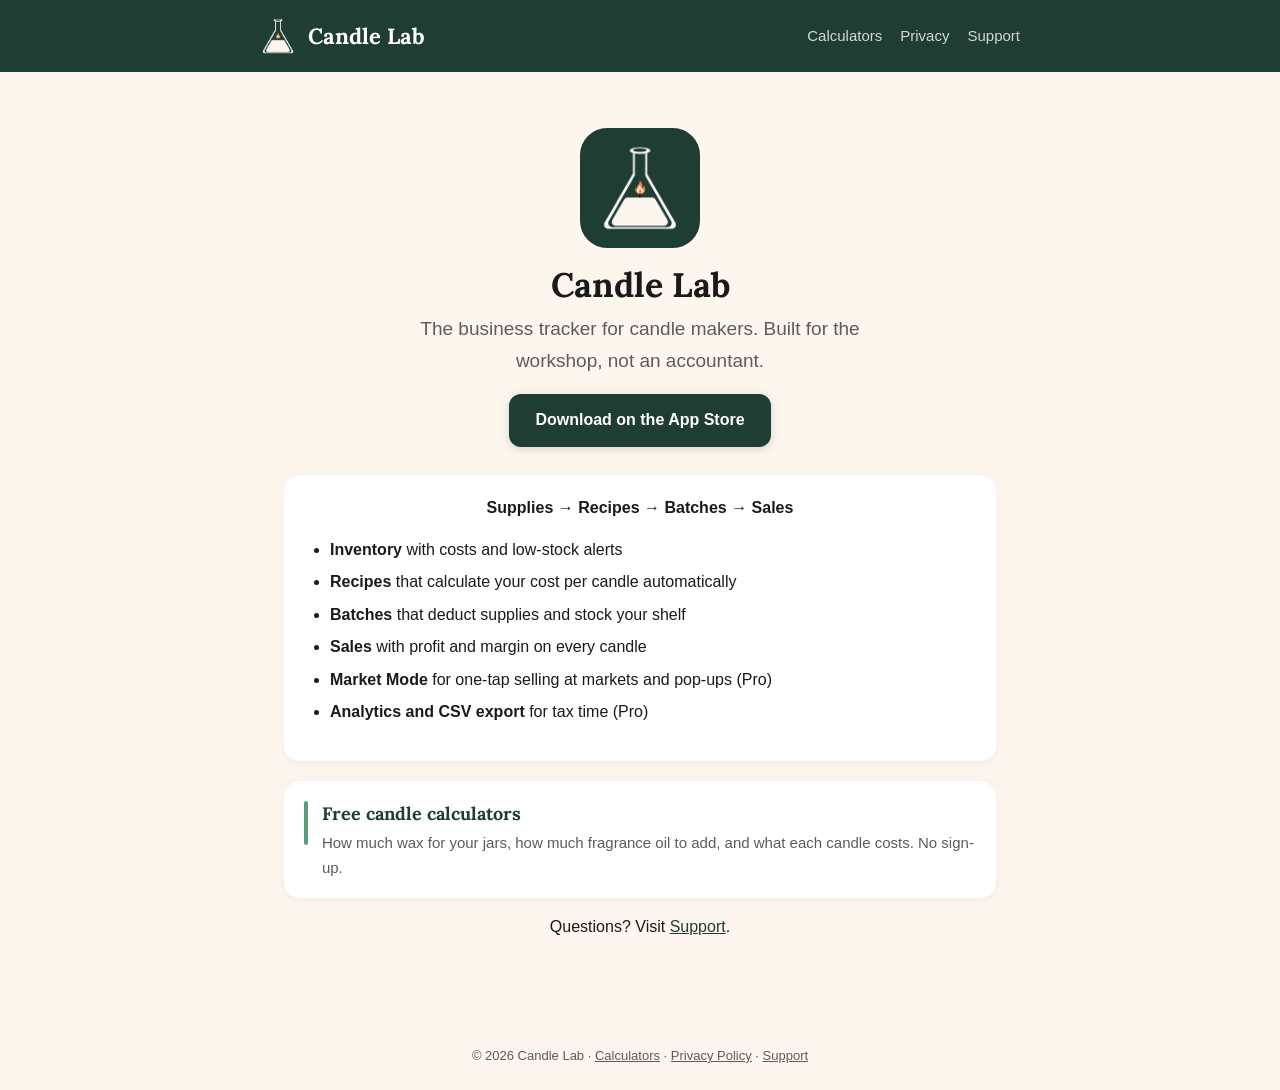
<file: index.html>
<!DOCTYPE html>
<html lang="en">
<head>
  <meta charset="utf-8">
  <meta name="viewport" content="width=device-width, initial-scale=1">
  <title>Candle Lab · Business tracker for candle makers</title>
  <meta name="description" content="Track supplies, recipes, batches, and sales for your candle business, right from your phone.">
  <meta name="google-site-verification" content="RutQWnZfU2C8WE75ZNa5hPW_qSdyCN_N4cALAVWUtZU">
  <link rel="icon" href="icon.png">
  <link rel="stylesheet" href="style.css?v=4">
  <script src="calc.js?v=4" defer></script>
</head>
<body>
  <header>
    <div class="inner">
      <img src="logo-mark.png" alt="">
      <a class="brand" href="./">Candle Lab</a>
      <nav>
        <a href="calculators.html">Calculators</a>
        <a href="privacy.html">Privacy</a>
        <a href="support.html">Support</a>
      </nav>
    </div>
  </header>

  <main>
    <section class="hero">
      <img src="icon.png" alt="Candle Lab app icon">
      <h1>Candle Lab</h1>
      <p class="tag">The business tracker for candle makers. Built for the workshop, not an accountant.</p>
      <a class="btn hero-btn" data-app-link="store" href="https://apps.apple.com/us/app/candle-lab-wax-wick-pour/id6831802911">Download on the App Store</a>
    </section>

    <div class="card">
      <h3 style="margin-top:0; text-align:center">Supplies → Recipes → Batches → Sales</h3>
      <ul>
        <li><strong>Inventory</strong> with costs and low-stock alerts</li>
        <li><strong>Recipes</strong> that calculate your cost per candle automatically</li>
        <li><strong>Batches</strong> that deduct supplies and stock your shelf</li>
        <li><strong>Sales</strong> with profit and margin on every candle</li>
        <li><strong>Market Mode</strong> for one-tap selling at markets and pop-ups (Pro)</li>
        <li><strong>Analytics and CSV export</strong> for tax time (Pro)</li>
      </ul>
    </div>

    <a class="tool-card" href="calculators.html">
      <span class="stripe wax"></span>
      <div><h3>Free candle calculators</h3><p>How much wax for your jars, how much fragrance oil to add, and what each candle costs. No sign-up.</p></div>
    </a>

    <p style="text-align:center">Questions? Visit <a href="support.html">Support</a>.</p>
  </main>

  <footer>© 2026 Candle Lab · <a href="calculators.html">Calculators</a> · <a href="privacy.html">Privacy Policy</a> · <a href="support.html">Support</a></footer>
</body>
</html>
</file>
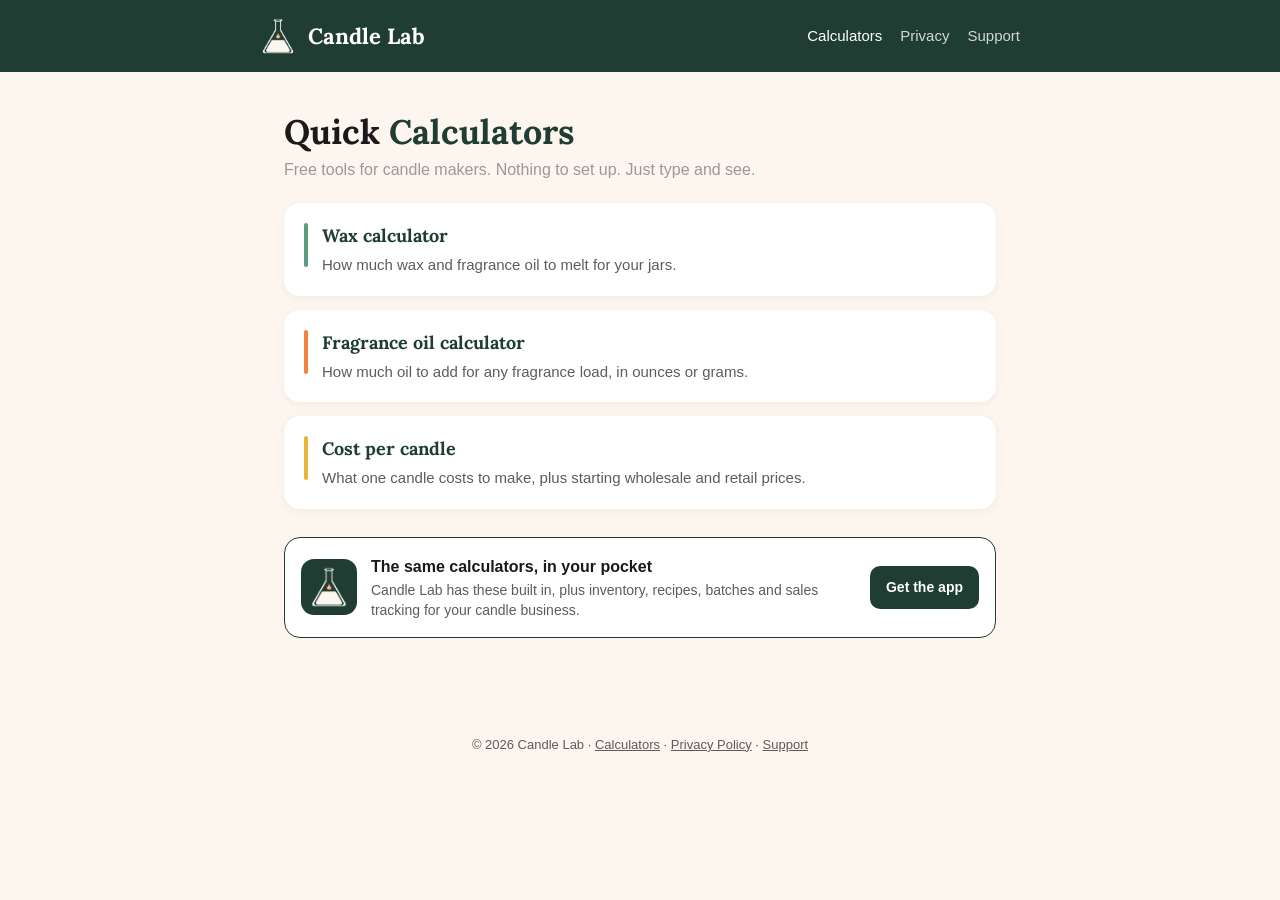
<file: calculators.html>
<!DOCTYPE html>
<html lang="en">
<head>
  <meta charset="utf-8">
  <meta name="viewport" content="width=device-width, initial-scale=1">
  <title>Free Candle Making Calculators · Candle Lab</title>
  <meta name="description" content="Free candle making calculators: how much wax for your jars, how much fragrance oil to add, and what each candle costs to make.">
  <link rel="canonical" href="https://bwmannering.github.io/candle-lab-site/calculators.html">
  <meta property="og:title" content="Free Candle Making Calculators · Candle Lab">
  <meta property="og:description" content="Wax, fragrance oil and cost-per-candle calculators. Nothing to set up.">
  <meta property="og:image" content="https://bwmannering.github.io/candle-lab-site/icon.png">
  <link rel="icon" href="icon.png">
  <link rel="stylesheet" href="style.css?v=4">
  <script src="calc.js?v=4" defer></script>
</head>
<body>
  <header>
    <div class="inner">
      <img src="logo-mark.png" alt="">
      <a class="brand" href="./">Candle Lab</a>
      <nav>
        <a href="calculators.html" aria-current="page">Calculators</a>
        <a href="privacy.html">Privacy</a>
        <a href="support.html">Support</a>
      </nav>
    </div>
  </header>

  <main>
    <h1>Quick <span class="accent">Calculators</span></h1>
    <p class="subtitle">Free tools for candle makers. Nothing to set up. Just type and see.</p>

    <div class="tool-list">
      <a class="tool-card" href="candle-wax-calculator.html">
        <span class="stripe wax"></span>
        <div><h3>Wax calculator</h3><p>How much wax and fragrance oil to melt for your jars.</p></div>
      </a>
      <a class="tool-card" href="fragrance-oil-calculator.html">
        <span class="stripe fragrance"></span>
        <div><h3>Fragrance oil calculator</h3><p>How much oil to add for any fragrance load, in ounces or grams.</p></div>
      </a>
      <a class="tool-card" href="candle-cost-calculator.html">
        <span class="stripe cost"></span>
        <div><h3>Cost per candle</h3><p>What one candle costs to make, plus starting wholesale and retail prices.</p></div>
      </a>
    </div>

    <div class="app-cta">
      <img src="icon.png" alt="">
      <div>
        <strong>The same calculators, in your pocket</strong>
        <span>Candle Lab has these built in, plus inventory, recipes, batches and sales tracking for your candle business.</span>
      </div>
      <a class="btn" data-app-link href="https://apps.apple.com/us/app/candle-lab-wax-wick-pour/id6831802911">Get the app</a>
    </div>
  </main>

  <footer>© 2026 Candle Lab · <a href="calculators.html">Calculators</a> · <a href="privacy.html">Privacy Policy</a> · <a href="support.html">Support</a></footer>
</body>
</html>
</file>
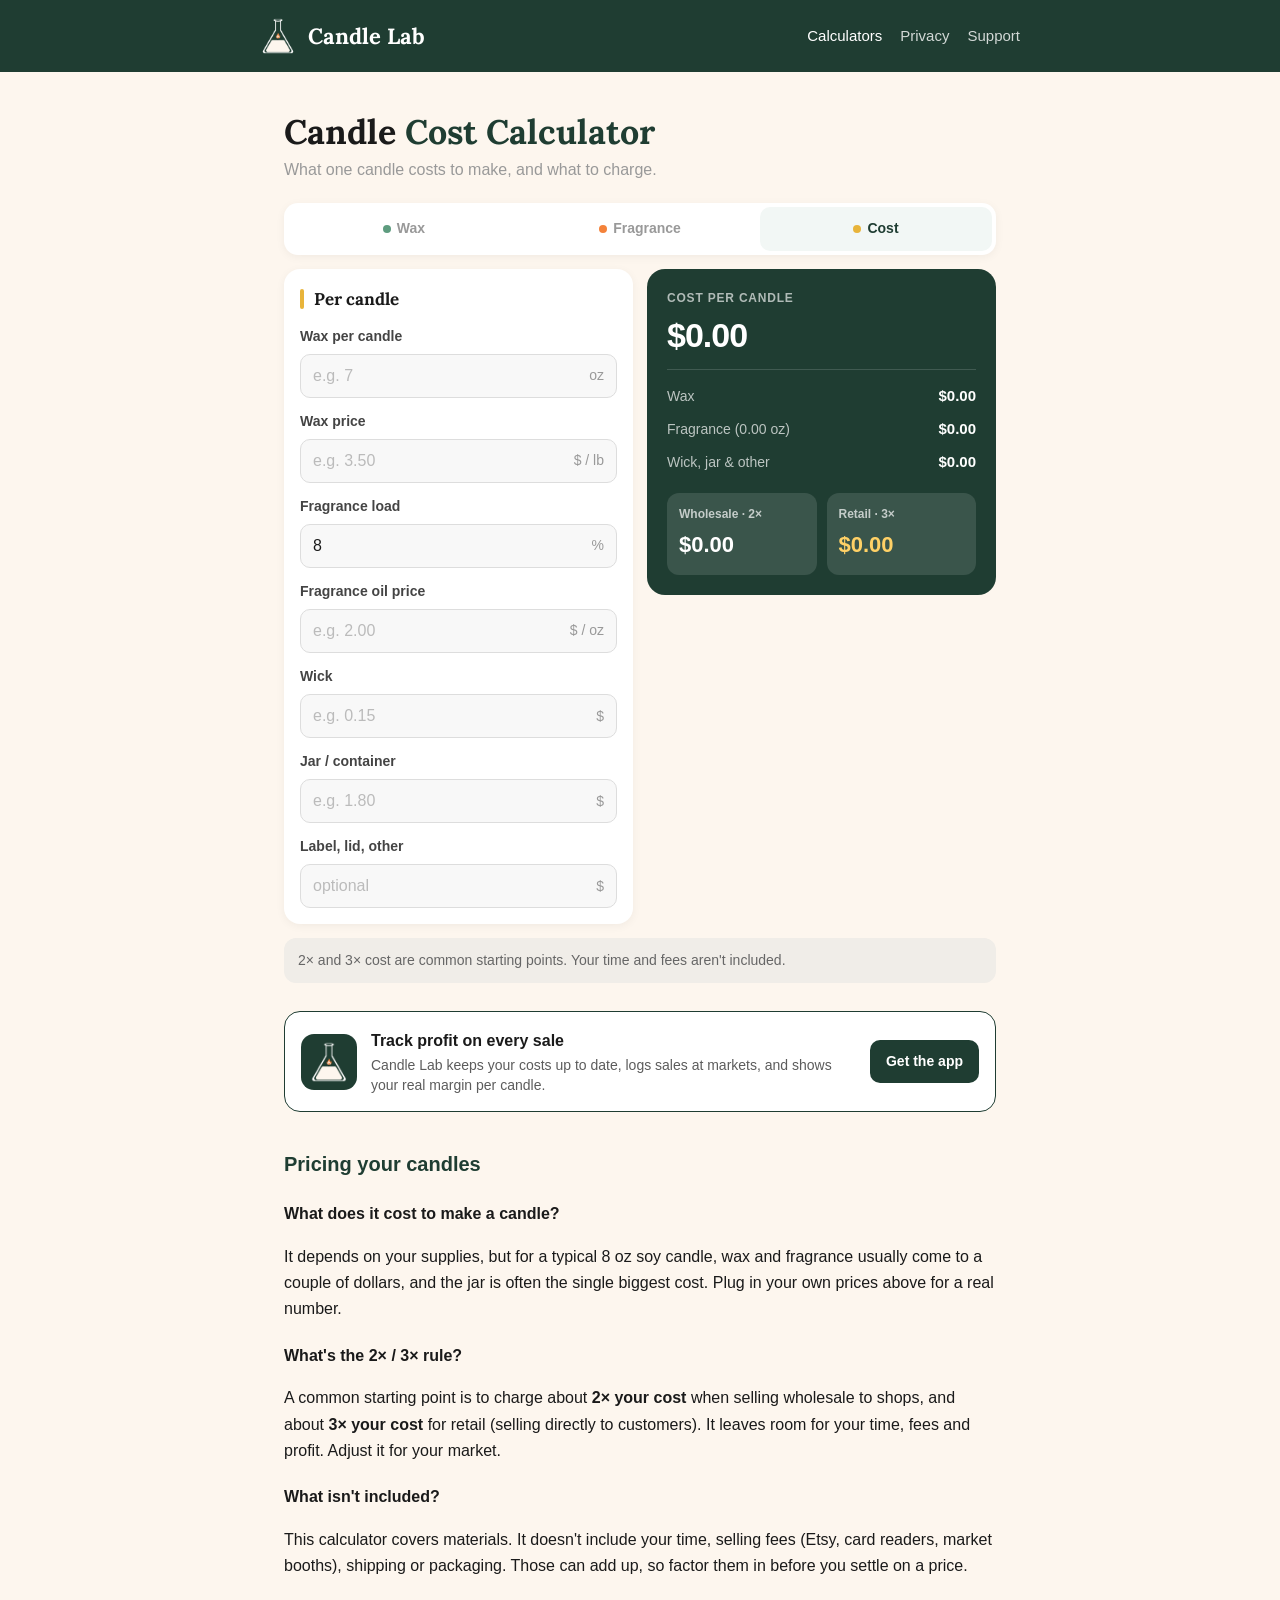
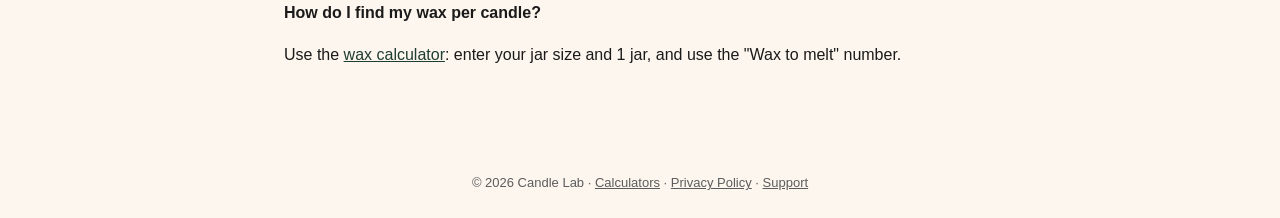
<file: candle-cost-calculator.html>
<!DOCTYPE html>
<html lang="en">
<head>
  <meta charset="utf-8">
  <meta name="viewport" content="width=device-width, initial-scale=1">
  <title>Candle Cost Calculator: Cost per Candle &amp; Pricing · Candle Lab</title>
  <meta name="description" content="Free candle cost calculator. Work out what one candle costs to make, including wax, fragrance oil, wick and jar, plus starting wholesale and retail prices.">
  <link rel="canonical" href="https://bwmannering.github.io/candle-lab-site/candle-cost-calculator.html">
  <meta property="og:title" content="Candle Cost Calculator · Candle Lab">
  <meta property="og:description" content="What one candle costs to make, plus starting wholesale and retail prices.">
  <meta property="og:image" content="https://bwmannering.github.io/candle-lab-site/icon.png">
  <link rel="icon" href="icon.png">
  <link rel="stylesheet" href="style.css?v=4">
  <script src="calc.js?v=4" defer></script>
</head>
<body data-calc="cost">
  <header>
    <div class="inner">
      <img src="logo-mark.png" alt="">
      <a class="brand" href="./">Candle Lab</a>
      <nav>
        <a href="calculators.html" aria-current="page">Calculators</a>
        <a href="privacy.html">Privacy</a>
        <a href="support.html">Support</a>
      </nav>
    </div>
  </header>

  <main>
    <h1>Candle <span class="accent">Cost Calculator</span></h1>
    <p class="subtitle">What one candle costs to make, and what to charge.</p>

    <nav class="calc-tabs" aria-label="Calculators">
      <a href="candle-wax-calculator.html"><span class="dot wax"></span>Wax</a>
      <a href="fragrance-oil-calculator.html"><span class="dot fragrance"></span>Fragrance</a>
      <a href="candle-cost-calculator.html" aria-current="page"><span class="dot cost"></span>Cost</a>
    </nav>

    <div class="calc-grid">
      <section class="calc-card" aria-labelledby="t-per">
        <div class="card-head"><span class="stripe cost"></span><h2 class="card-title" id="t-per">Per candle</h2></div>
        <div class="field">
          <label for="waxOz">Wax per candle</label>
          <div class="input-wrap"><input id="waxOz" data-key="waxOz" type="number" inputmode="decimal" min="0" step="any" placeholder="e.g. 7"><span class="suffix">oz</span></div>
        </div>
        <div class="field">
          <label for="waxPriceLb">Wax price</label>
          <div class="input-wrap"><input id="waxPriceLb" data-key="waxPriceLb" type="number" inputmode="decimal" min="0" step="any" placeholder="e.g. 3.50"><span class="suffix">$ / lb</span></div>
        </div>
        <div class="field">
          <label for="load">Fragrance load</label>
          <div class="input-wrap"><input id="load" data-key="load" type="number" inputmode="decimal" min="0" step="any" value="8" placeholder="e.g. 8"><span class="suffix">%</span></div>
        </div>
        <div class="field">
          <label for="oilPriceOz">Fragrance oil price</label>
          <div class="input-wrap"><input id="oilPriceOz" data-key="oilPriceOz" type="number" inputmode="decimal" min="0" step="any" placeholder="e.g. 2.00"><span class="suffix">$ / oz</span></div>
        </div>
        <div class="field">
          <label for="wick">Wick</label>
          <div class="input-wrap"><input id="wick" data-key="wick" type="number" inputmode="decimal" min="0" step="any" placeholder="e.g. 0.15"><span class="suffix">$</span></div>
        </div>
        <div class="field">
          <label for="jar">Jar / container</label>
          <div class="input-wrap"><input id="jar" data-key="jar" type="number" inputmode="decimal" min="0" step="any" placeholder="e.g. 1.80"><span class="suffix">$</span></div>
        </div>
        <div class="field">
          <label for="other">Label, lid, other</label>
          <div class="input-wrap"><input id="other" data-key="other" type="number" inputmode="decimal" min="0" step="any" placeholder="optional"><span class="suffix">$</span></div>
        </div>
      </section>

      <section class="result-card" aria-live="polite">
        <div class="hero-label">Cost per candle</div>
        <div class="hero-value" id="r-cost">$0.00</div>
        <div class="divider"></div>
        <div class="row"><span>Wax</span><span id="r-wax">$0.00</span></div>
        <div class="row"><span id="r-oil-label">Fragrance (0.00 oz)</span><span id="r-oil">$0.00</span></div>
        <div class="row"><span>Wick, jar &amp; other</span><span id="r-parts">$0.00</span></div>
        <div class="tiles">
          <div class="tile"><div class="tile-label">Wholesale · 2×</div><div class="tile-value" id="r-wholesale">$0.00</div></div>
          <div class="tile"><div class="tile-label">Retail · 3×</div><div class="tile-value gold" id="r-retail">$0.00</div></div>
        </div>
      </section>
    </div>

    <p class="hint" style="margin-top:14px">2× and 3× cost are common starting points. Your time and fees aren't included.</p>

    <div class="app-cta">
      <img src="icon.png" alt="">
      <div>
        <strong>Track profit on every sale</strong>
        <span>Candle Lab keeps your costs up to date, logs sales at markets, and shows your real margin per candle.</span>
      </div>
      <a class="btn" data-app-link href="https://apps.apple.com/us/app/candle-lab-wax-wick-pour/id6831802911">Get the app</a>
    </div>

    <section class="faq">
      <h2>Pricing your candles</h2>
      <h3>What does it cost to make a candle?</h3>
      <p>It depends on your supplies, but for a typical 8 oz soy candle, wax and fragrance usually come to a couple of dollars, and the jar is often the single biggest cost. Plug in your own prices above for a real number.</p>

      <h3>What's the 2× / 3× rule?</h3>
      <p>A common starting point is to charge about <strong>2× your cost</strong> when selling wholesale to shops, and about <strong>3× your cost</strong> for retail (selling directly to customers). It leaves room for your time, fees and profit. Adjust it for your market.</p>

      <h3>What isn't included?</h3>
      <p>This calculator covers materials. It doesn't include your time, selling fees (Etsy, card readers, market booths), shipping or packaging. Those can add up, so factor them in before you settle on a price.</p>

      <h3>How do I find my wax per candle?</h3>
      <p>Use the <a href="candle-wax-calculator.html">wax calculator</a>: enter your jar size and 1 jar, and use the "Wax to melt" number.</p>
    </section>
  </main>

  <footer>© 2026 Candle Lab · <a href="calculators.html">Calculators</a> · <a href="privacy.html">Privacy Policy</a> · <a href="support.html">Support</a></footer>
</body>
</html>
</file>
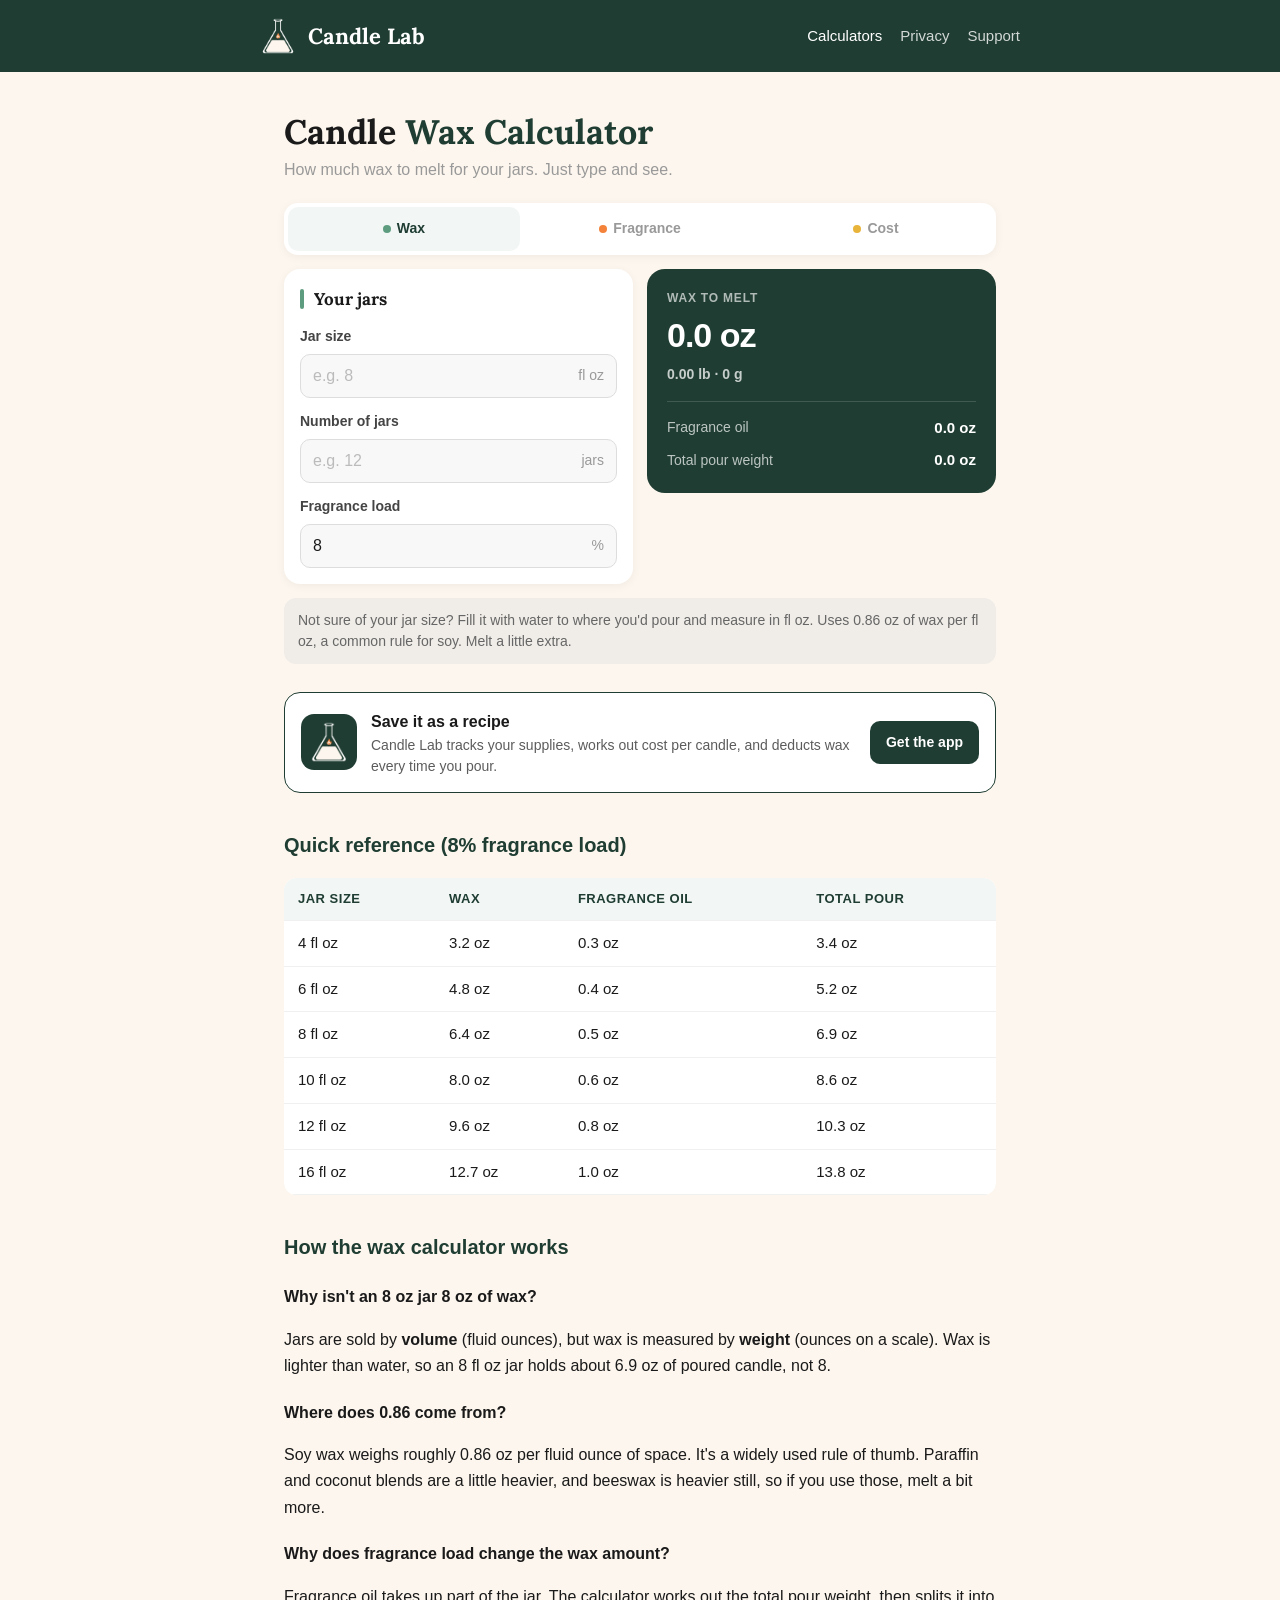
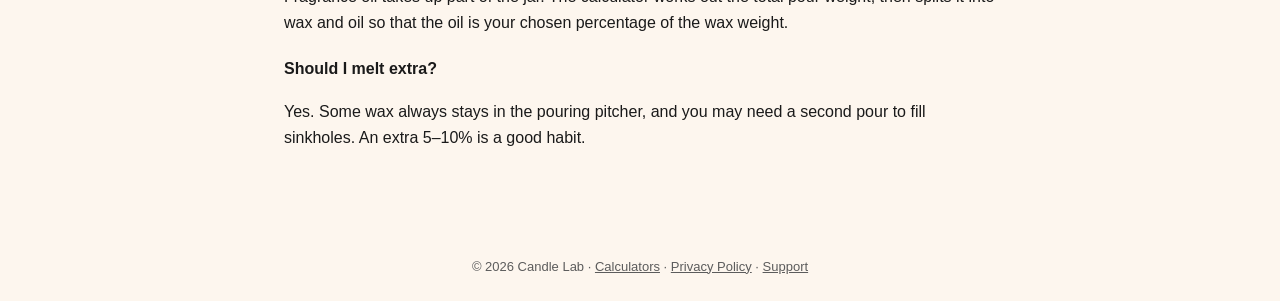
<file: candle-wax-calculator.html>
<!DOCTYPE html>
<html lang="en">
<head>
  <meta charset="utf-8">
  <meta name="viewport" content="width=device-width, initial-scale=1">
  <title>Candle Wax Calculator: How Much Wax for Your Jars · Candle Lab</title>
  <meta name="description" content="Free candle wax calculator. Enter your jar size and how many jars, and see exactly how much wax and fragrance oil to melt.">
  <link rel="canonical" href="https://bwmannering.github.io/candle-lab-site/candle-wax-calculator.html">
  <meta property="og:title" content="Candle Wax Calculator · Candle Lab">
  <meta property="og:description" content="How much wax and fragrance oil to melt for any number of jars.">
  <meta property="og:image" content="https://bwmannering.github.io/candle-lab-site/icon.png">
  <link rel="icon" href="icon.png">
  <link rel="stylesheet" href="style.css?v=4">
  <script src="calc.js?v=4" defer></script>
</head>
<body data-calc="wax">
  <header>
    <div class="inner">
      <img src="logo-mark.png" alt="">
      <a class="brand" href="./">Candle Lab</a>
      <nav>
        <a href="calculators.html" aria-current="page">Calculators</a>
        <a href="privacy.html">Privacy</a>
        <a href="support.html">Support</a>
      </nav>
    </div>
  </header>

  <main>
    <h1>Candle <span class="accent">Wax Calculator</span></h1>
    <p class="subtitle">How much wax to melt for your jars. Just type and see.</p>

    <nav class="calc-tabs" aria-label="Calculators">
      <a href="candle-wax-calculator.html" aria-current="page"><span class="dot wax"></span>Wax</a>
      <a href="fragrance-oil-calculator.html"><span class="dot fragrance"></span>Fragrance</a>
      <a href="candle-cost-calculator.html"><span class="dot cost"></span>Cost</a>
    </nav>

    <div class="calc-grid">
      <section class="calc-card" aria-labelledby="t-jars">
        <div class="card-head"><span class="stripe wax"></span><h2 class="card-title" id="t-jars">Your jars</h2></div>
        <div class="field">
          <label for="jarFlOz">Jar size</label>
          <div class="input-wrap"><input id="jarFlOz" data-key="jarFlOz" type="number" inputmode="decimal" min="0" step="any" placeholder="e.g. 8"><span class="suffix">fl oz</span></div>
        </div>
        <div class="field">
          <label for="jars">Number of jars</label>
          <div class="input-wrap"><input id="jars" data-key="jars" type="number" inputmode="decimal" min="0" step="any" placeholder="e.g. 12"><span class="suffix">jars</span></div>
        </div>
        <div class="field">
          <label for="wLoad">Fragrance load</label>
          <div class="input-wrap"><input id="wLoad" data-key="wLoad" type="number" inputmode="decimal" min="0" step="any" value="8" placeholder="e.g. 8"><span class="suffix">%</span></div>
        </div>
      </section>

      <section class="result-card" aria-live="polite">
        <div class="hero-label">Wax to melt</div>
        <div class="hero-value" id="r-wax">0.0 oz</div>
        <div class="hero-sub" id="r-wax-lb">0.00 lb · 0 g</div>
        <div class="divider"></div>
        <div class="row"><span>Fragrance oil</span><span id="r-oil">0.0 oz</span></div>
        <div class="row"><span>Total pour weight</span><span id="r-total">0.0 oz</span></div>
      </section>
    </div>

    <p class="hint" style="margin-top:14px">Not sure of your jar size? Fill it with water to where you'd pour and measure in fl oz. Uses 0.86 oz of wax per fl oz, a common rule for soy. Melt a little extra.</p>

    <div class="app-cta">
      <img src="icon.png" alt="">
      <div>
        <strong>Save it as a recipe</strong>
        <span>Candle Lab tracks your supplies, works out cost per candle, and deducts wax every time you pour.</span>
      </div>
      <a class="btn" data-app-link href="https://apps.apple.com/us/app/candle-lab-wax-wick-pour/id6831802911">Get the app</a>
    </div>

    <section class="faq">
      <h2>Quick reference (8% fragrance load)</h2>
      <div class="table-wrap"><table class="ref">
        <thead><tr><th>Jar size</th><th>Wax</th><th>Fragrance oil</th><th>Total pour</th></tr></thead>
        <tbody>
          <tr><td>4 fl oz</td><td>3.2 oz</td><td>0.3 oz</td><td>3.4 oz</td></tr>
          <tr><td>6 fl oz</td><td>4.8 oz</td><td>0.4 oz</td><td>5.2 oz</td></tr>
          <tr><td>8 fl oz</td><td>6.4 oz</td><td>0.5 oz</td><td>6.9 oz</td></tr>
          <tr><td>10 fl oz</td><td>8.0 oz</td><td>0.6 oz</td><td>8.6 oz</td></tr>
          <tr><td>12 fl oz</td><td>9.6 oz</td><td>0.8 oz</td><td>10.3 oz</td></tr>
          <tr><td>16 fl oz</td><td>12.7 oz</td><td>1.0 oz</td><td>13.8 oz</td></tr>
        </tbody>
      </table></div>

      <h2>How the wax calculator works</h2>
      <h3>Why isn't an 8 oz jar 8 oz of wax?</h3>
      <p>Jars are sold by <strong>volume</strong> (fluid ounces), but wax is measured by <strong>weight</strong> (ounces on a scale). Wax is lighter than water, so an 8 fl oz jar holds about 6.9 oz of poured candle, not 8.</p>

      <h3>Where does 0.86 come from?</h3>
      <p>Soy wax weighs roughly 0.86 oz per fluid ounce of space. It's a widely used rule of thumb. Paraffin and coconut blends are a little heavier, and beeswax is heavier still, so if you use those, melt a bit more.</p>

      <h3>Why does fragrance load change the wax amount?</h3>
      <p>Fragrance oil takes up part of the jar. The calculator works out the total pour weight, then splits it into wax and oil so that the oil is your chosen percentage of the wax weight.</p>

      <h3>Should I melt extra?</h3>
      <p>Yes. Some wax always stays in the pouring pitcher, and you may need a second pour to fill sinkholes. An extra 5–10% is a good habit.</p>
    </section>
  </main>

  <footer>© 2026 Candle Lab · <a href="calculators.html">Calculators</a> · <a href="privacy.html">Privacy Policy</a> · <a href="support.html">Support</a></footer>
</body>
</html>
</file>
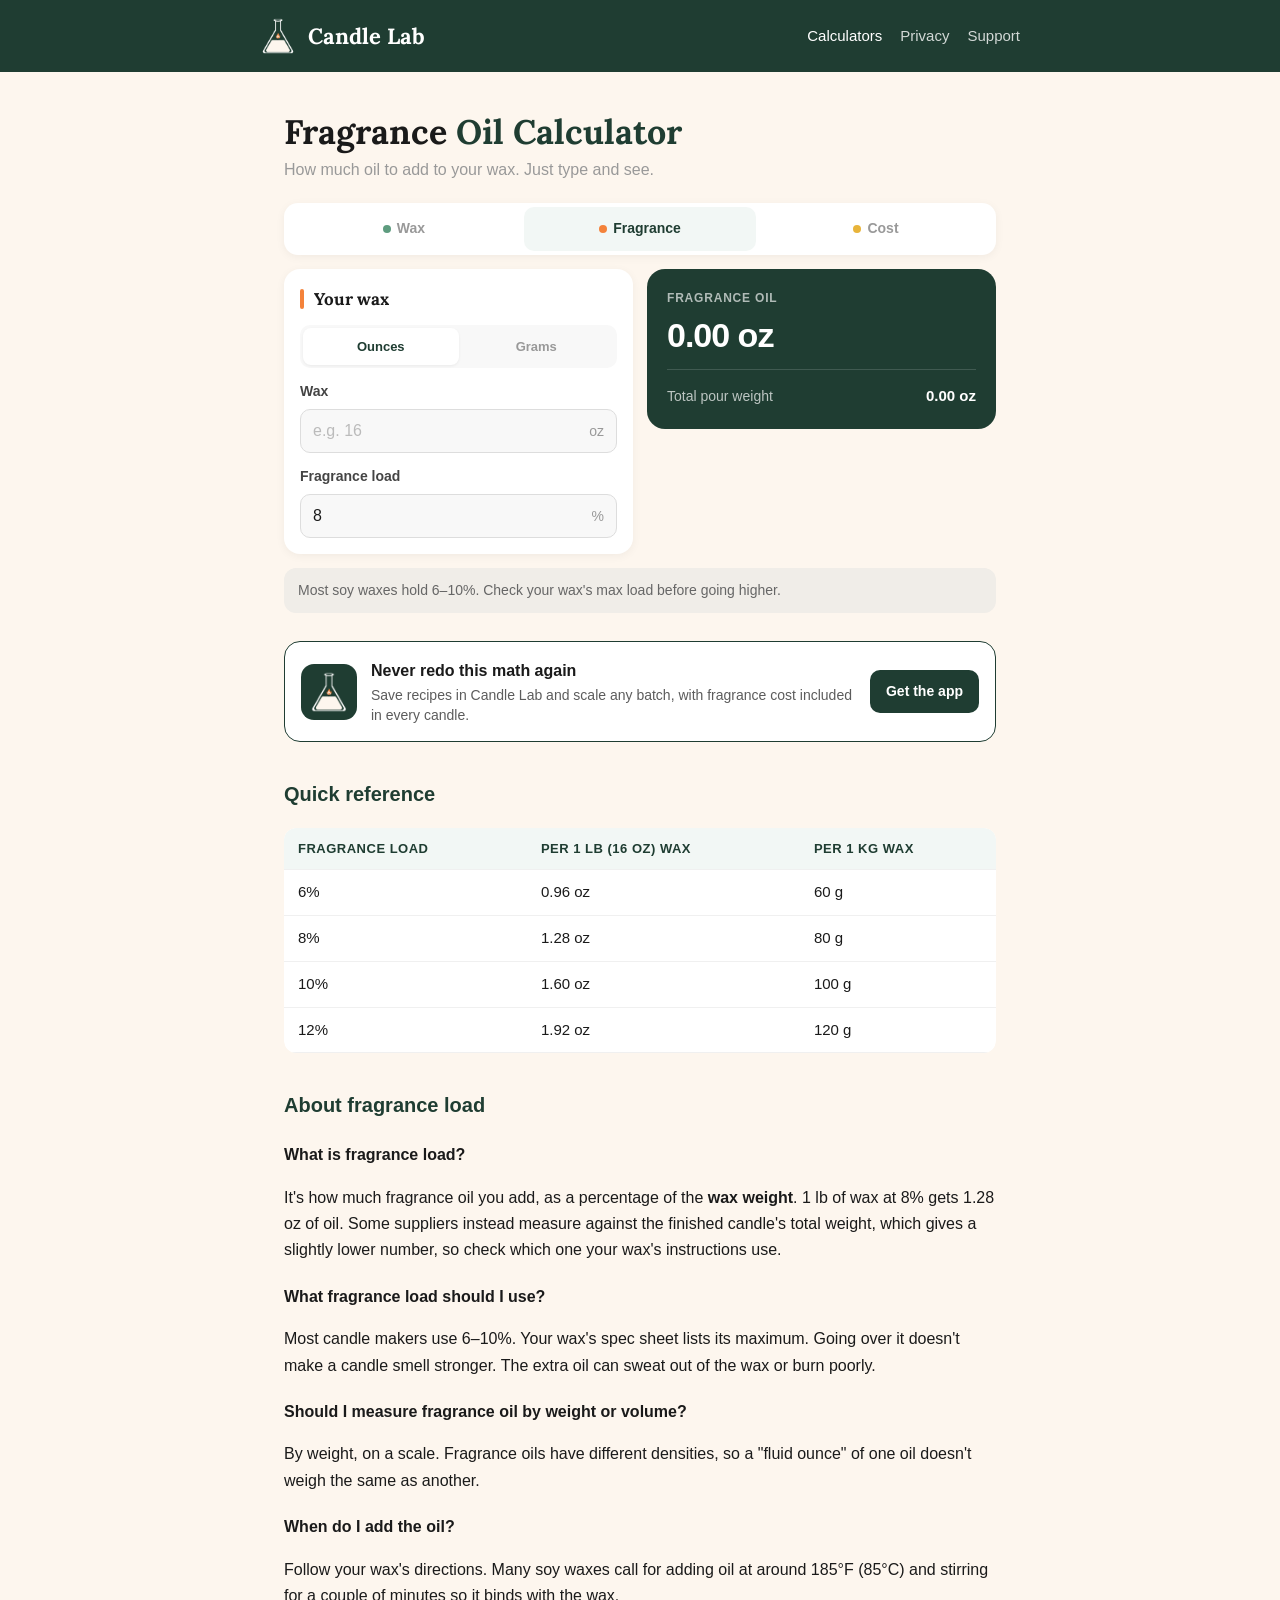
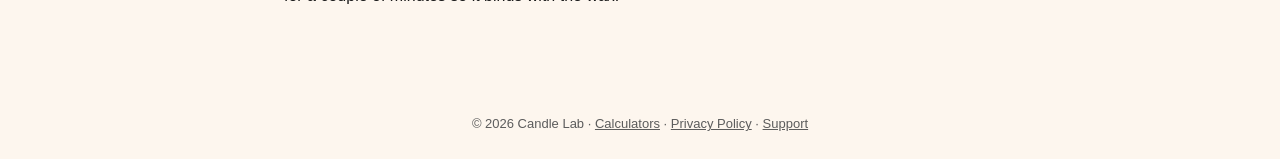
<file: fragrance-oil-calculator.html>
<!DOCTYPE html>
<html lang="en">
<head>
  <meta charset="utf-8">
  <meta name="viewport" content="width=device-width, initial-scale=1">
  <title>Fragrance Oil Calculator for Candles (Fragrance Load %) · Candle Lab</title>
  <meta name="description" content="Free fragrance oil calculator for candles. Enter your wax weight and fragrance load to see exactly how much oil to add, in ounces or grams.">
  <link rel="canonical" href="https://bwmannering.github.io/candle-lab-site/fragrance-oil-calculator.html">
  <meta property="og:title" content="Fragrance Oil Calculator · Candle Lab">
  <meta property="og:description" content="How much fragrance oil to add to your wax, in ounces or grams.">
  <meta property="og:image" content="https://bwmannering.github.io/candle-lab-site/icon.png">
  <link rel="icon" href="icon.png">
  <link rel="stylesheet" href="style.css?v=4">
  <script src="calc.js?v=4" defer></script>
</head>
<body data-calc="fragrance">
  <header>
    <div class="inner">
      <img src="logo-mark.png" alt="">
      <a class="brand" href="./">Candle Lab</a>
      <nav>
        <a href="calculators.html" aria-current="page">Calculators</a>
        <a href="privacy.html">Privacy</a>
        <a href="support.html">Support</a>
      </nav>
    </div>
  </header>

  <main>
    <h1>Fragrance <span class="accent">Oil Calculator</span></h1>
    <p class="subtitle">How much oil to add to your wax. Just type and see.</p>

    <nav class="calc-tabs" aria-label="Calculators">
      <a href="candle-wax-calculator.html"><span class="dot wax"></span>Wax</a>
      <a href="fragrance-oil-calculator.html" aria-current="page"><span class="dot fragrance"></span>Fragrance</a>
      <a href="candle-cost-calculator.html"><span class="dot cost"></span>Cost</a>
    </nav>

    <div class="calc-grid">
      <section class="calc-card" aria-labelledby="t-wax">
        <div class="card-head"><span class="stripe fragrance"></span><h2 class="card-title" id="t-wax">Your wax</h2></div>
        <div class="segment" role="group" aria-label="Units">
          <button type="button" data-unit="oz" aria-pressed="true">Ounces</button>
          <button type="button" data-unit="g" aria-pressed="false">Grams</button>
        </div>
        <div class="field">
          <label for="fWax">Wax</label>
          <div class="input-wrap"><input id="fWax" data-key="fWax" type="number" inputmode="decimal" min="0" step="any" placeholder="e.g. 16"><span class="suffix" id="u-wax">oz</span></div>
        </div>
        <div class="field">
          <label for="fLoad">Fragrance load</label>
          <div class="input-wrap"><input id="fLoad" data-key="fLoad" type="number" inputmode="decimal" min="0" step="any" value="8" placeholder="e.g. 8"><span class="suffix">%</span></div>
        </div>
      </section>

      <section class="result-card" aria-live="polite">
        <div class="hero-label">Fragrance oil</div>
        <div class="hero-value" id="r-oil">0.00 oz</div>
        <div class="divider"></div>
        <div class="row"><span>Total pour weight</span><span id="r-total">0.00 oz</span></div>
      </section>
    </div>

    <p class="hint" style="margin-top:14px">Most soy waxes hold 6–10%. Check your wax's max load before going higher.</p>

    <div class="app-cta">
      <img src="icon.png" alt="">
      <div>
        <strong>Never redo this math again</strong>
        <span>Save recipes in Candle Lab and scale any batch, with fragrance cost included in every candle.</span>
      </div>
      <a class="btn" data-app-link href="https://apps.apple.com/us/app/candle-lab-wax-wick-pour/id6831802911">Get the app</a>
    </div>

    <section class="faq">
      <h2>Quick reference</h2>
      <div class="table-wrap"><table class="ref">
        <thead><tr><th>Fragrance load</th><th>Per 1 lb (16 oz) wax</th><th>Per 1 kg wax</th></tr></thead>
        <tbody>
          <tr><td>6%</td><td>0.96 oz</td><td>60 g</td></tr>
          <tr><td>8%</td><td>1.28 oz</td><td>80 g</td></tr>
          <tr><td>10%</td><td>1.60 oz</td><td>100 g</td></tr>
          <tr><td>12%</td><td>1.92 oz</td><td>120 g</td></tr>
        </tbody>
      </table></div>

      <h2>About fragrance load</h2>
      <h3>What is fragrance load?</h3>
      <p>It's how much fragrance oil you add, as a percentage of the <strong>wax weight</strong>. 1 lb of wax at 8% gets 1.28 oz of oil. Some suppliers instead measure against the finished candle's total weight, which gives a slightly lower number, so check which one your wax's instructions use.</p>

      <h3>What fragrance load should I use?</h3>
      <p>Most candle makers use 6–10%. Your wax's spec sheet lists its maximum. Going over it doesn't make a candle smell stronger. The extra oil can sweat out of the wax or burn poorly.</p>

      <h3>Should I measure fragrance oil by weight or volume?</h3>
      <p>By weight, on a scale. Fragrance oils have different densities, so a "fluid ounce" of one oil doesn't weigh the same as another.</p>

      <h3>When do I add the oil?</h3>
      <p>Follow your wax's directions. Many soy waxes call for adding oil at around 185°F (85°C) and stirring for a couple of minutes so it binds with the wax.</p>
    </section>
  </main>

  <footer>© 2026 Candle Lab · <a href="calculators.html">Calculators</a> · <a href="privacy.html">Privacy Policy</a> · <a href="support.html">Support</a></footer>
</body>
</html>
</file>
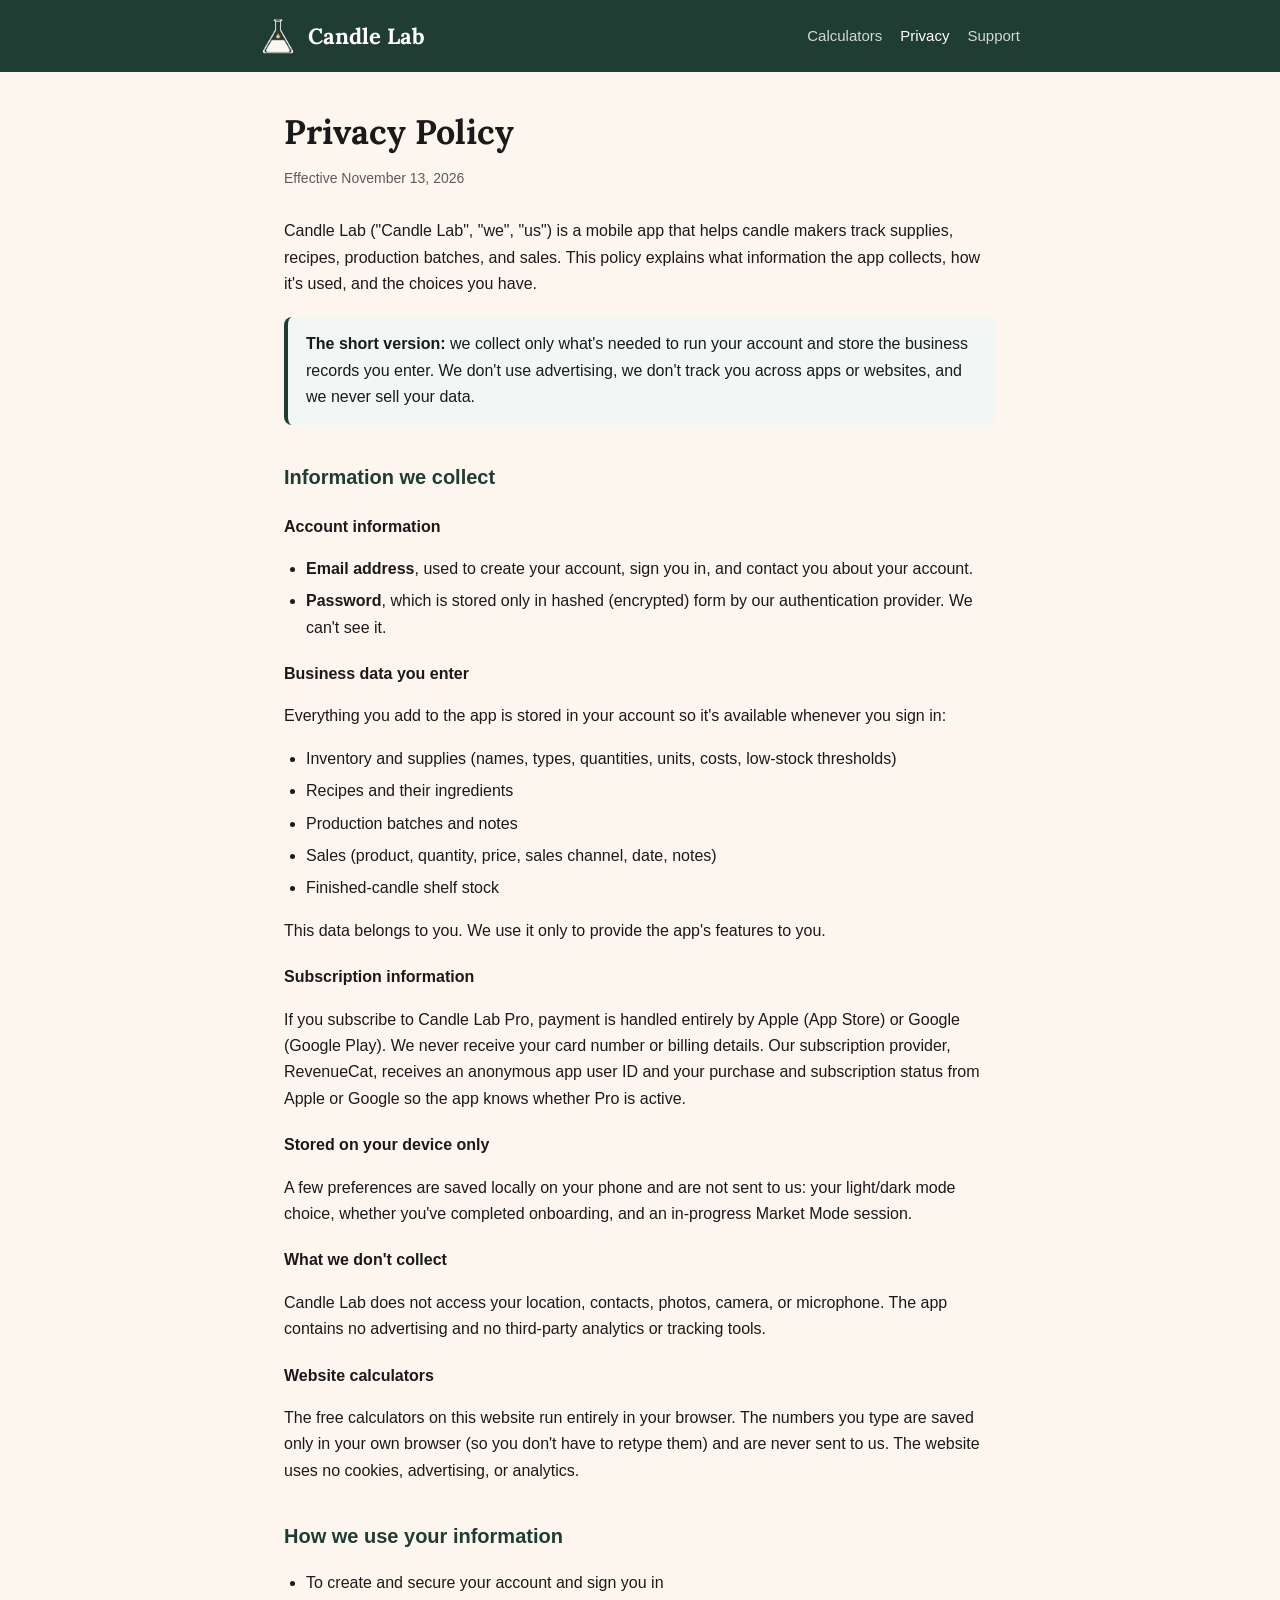
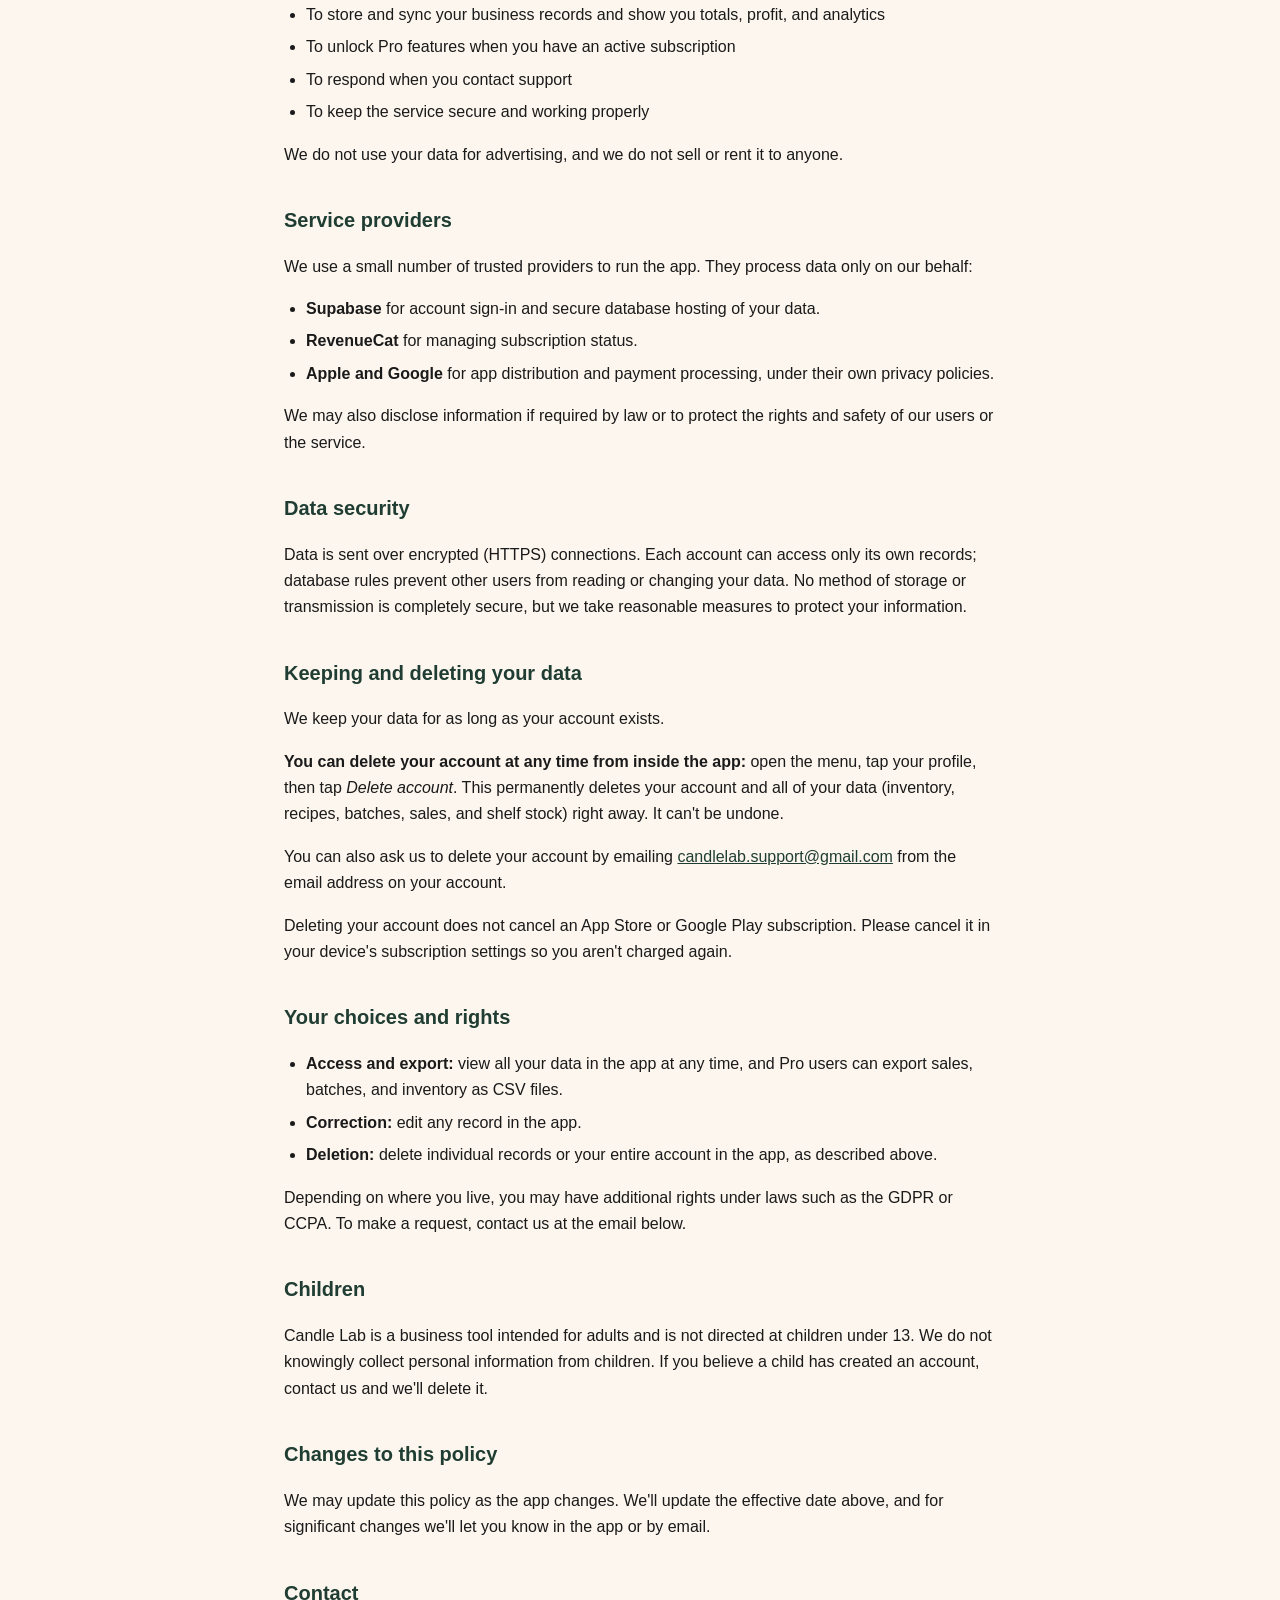
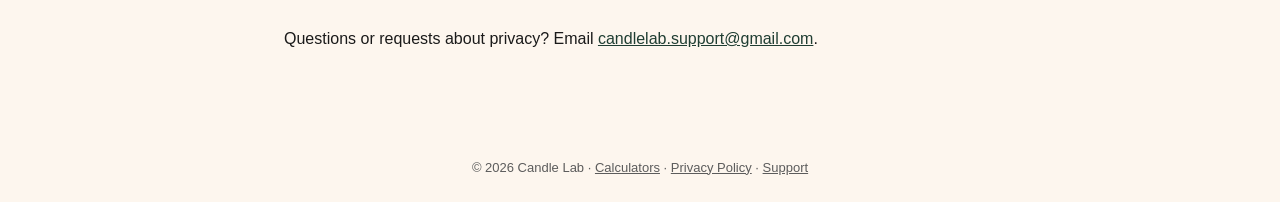
<file: privacy.html>
<!DOCTYPE html>
<html lang="en">
<head>
  <meta charset="utf-8">
  <meta name="viewport" content="width=device-width, initial-scale=1">
  <title>Privacy Policy · Candle Lab</title>
  <link rel="icon" href="icon.png">
  <link rel="stylesheet" href="style.css?v=4">
</head>
<body>
  <header>
    <div class="inner">
      <img src="logo-mark.png" alt="">
      <a class="brand" href="./">Candle Lab</a>
      <nav>
        <a href="calculators.html">Calculators</a>
        <a href="privacy.html" aria-current="page">Privacy</a>
        <a href="support.html">Support</a>
      </nav>
    </div>
  </header>

  <main>
    <h1>Privacy Policy</h1>
    <p class="updated">Effective November 13, 2026</p>

    <p>Candle Lab ("Candle Lab", "we", "us") is a mobile app that helps candle makers track supplies, recipes, production batches, and sales. This policy explains what information the app collects, how it's used, and the choices you have.</p>

    <div class="callout">
      <strong>The short version:</strong> we collect only what's needed to run your account and store the business records you enter. We don't use advertising, we don't track you across apps or websites, and we never sell your data.
    </div>

    <h2>Information we collect</h2>

    <h3>Account information</h3>
    <ul>
      <li><strong>Email address</strong>, used to create your account, sign you in, and contact you about your account.</li>
      <li><strong>Password</strong>, which is stored only in hashed (encrypted) form by our authentication provider. We can't see it.</li>
    </ul>

    <h3>Business data you enter</h3>
    <p>Everything you add to the app is stored in your account so it's available whenever you sign in:</p>
    <ul>
      <li>Inventory and supplies (names, types, quantities, units, costs, low-stock thresholds)</li>
      <li>Recipes and their ingredients</li>
      <li>Production batches and notes</li>
      <li>Sales (product, quantity, price, sales channel, date, notes)</li>
      <li>Finished-candle shelf stock</li>
    </ul>
    <p>This data belongs to you. We use it only to provide the app's features to you.</p>

    <h3>Subscription information</h3>
    <p>If you subscribe to Candle Lab Pro, payment is handled entirely by Apple (App Store) or Google (Google Play). We never receive your card number or billing details. Our subscription provider, RevenueCat, receives an anonymous app user ID and your purchase and subscription status from Apple or Google so the app knows whether Pro is active.</p>

    <h3>Stored on your device only</h3>
    <p>A few preferences are saved locally on your phone and are not sent to us: your light/dark mode choice, whether you've completed onboarding, and an in-progress Market Mode session.</p>

    <h3>What we don't collect</h3>
    <p>Candle Lab does not access your location, contacts, photos, camera, or microphone. The app contains no advertising and no third-party analytics or tracking tools.</p>

    <h3>Website calculators</h3>
    <p>The free calculators on this website run entirely in your browser. The numbers you type are saved only in your own browser (so you don't have to retype them) and are never sent to us. The website uses no cookies, advertising, or analytics.</p>

    <h2>How we use your information</h2>
    <ul>
      <li>To create and secure your account and sign you in</li>
      <li>To store and sync your business records and show you totals, profit, and analytics</li>
      <li>To unlock Pro features when you have an active subscription</li>
      <li>To respond when you contact support</li>
      <li>To keep the service secure and working properly</li>
    </ul>
    <p>We do not use your data for advertising, and we do not sell or rent it to anyone.</p>

    <h2>Service providers</h2>
    <p>We use a small number of trusted providers to run the app. They process data only on our behalf:</p>
    <ul>
      <li><strong>Supabase</strong> for account sign-in and secure database hosting of your data.</li>
      <li><strong>RevenueCat</strong> for managing subscription status.</li>
      <li><strong>Apple and Google</strong> for app distribution and payment processing, under their own privacy policies.</li>
    </ul>
    <p>We may also disclose information if required by law or to protect the rights and safety of our users or the service.</p>

    <h2>Data security</h2>
    <p>Data is sent over encrypted (HTTPS) connections. Each account can access only its own records; database rules prevent other users from reading or changing your data. No method of storage or transmission is completely secure, but we take reasonable measures to protect your information.</p>

    <h2>Keeping and deleting your data</h2>
    <p>We keep your data for as long as your account exists.</p>
    <p><strong>You can delete your account at any time from inside the app:</strong> open the menu, tap your profile, then tap <em>Delete account</em>. This permanently deletes your account and all of your data (inventory, recipes, batches, sales, and shelf stock) right away. It can't be undone.</p>
    <p>You can also ask us to delete your account by emailing <a href="mailto:candlelab.support@gmail.com">candlelab.support@gmail.com</a> from the email address on your account.</p>
    <p>Deleting your account does not cancel an App Store or Google Play subscription. Please cancel it in your device's subscription settings so you aren't charged again.</p>

    <h2>Your choices and rights</h2>
    <ul>
      <li><strong>Access and export:</strong> view all your data in the app at any time, and Pro users can export sales, batches, and inventory as CSV files.</li>
      <li><strong>Correction:</strong> edit any record in the app.</li>
      <li><strong>Deletion:</strong> delete individual records or your entire account in the app, as described above.</li>
    </ul>
    <p>Depending on where you live, you may have additional rights under laws such as the GDPR or CCPA. To make a request, contact us at the email below.</p>

    <h2>Children</h2>
    <p>Candle Lab is a business tool intended for adults and is not directed at children under 13. We do not knowingly collect personal information from children. If you believe a child has created an account, contact us and we'll delete it.</p>

    <h2>Changes to this policy</h2>
    <p>We may update this policy as the app changes. We'll update the effective date above, and for significant changes we'll let you know in the app or by email.</p>

    <h2>Contact</h2>
    <p>Questions or requests about privacy? Email <a href="mailto:candlelab.support@gmail.com">candlelab.support@gmail.com</a>.</p>
  </main>

  <footer>© 2026 Candle Lab · <a href="calculators.html">Calculators</a> · <a href="privacy.html">Privacy Policy</a> · <a href="support.html">Support</a></footer>
</body>
</html>
</file>
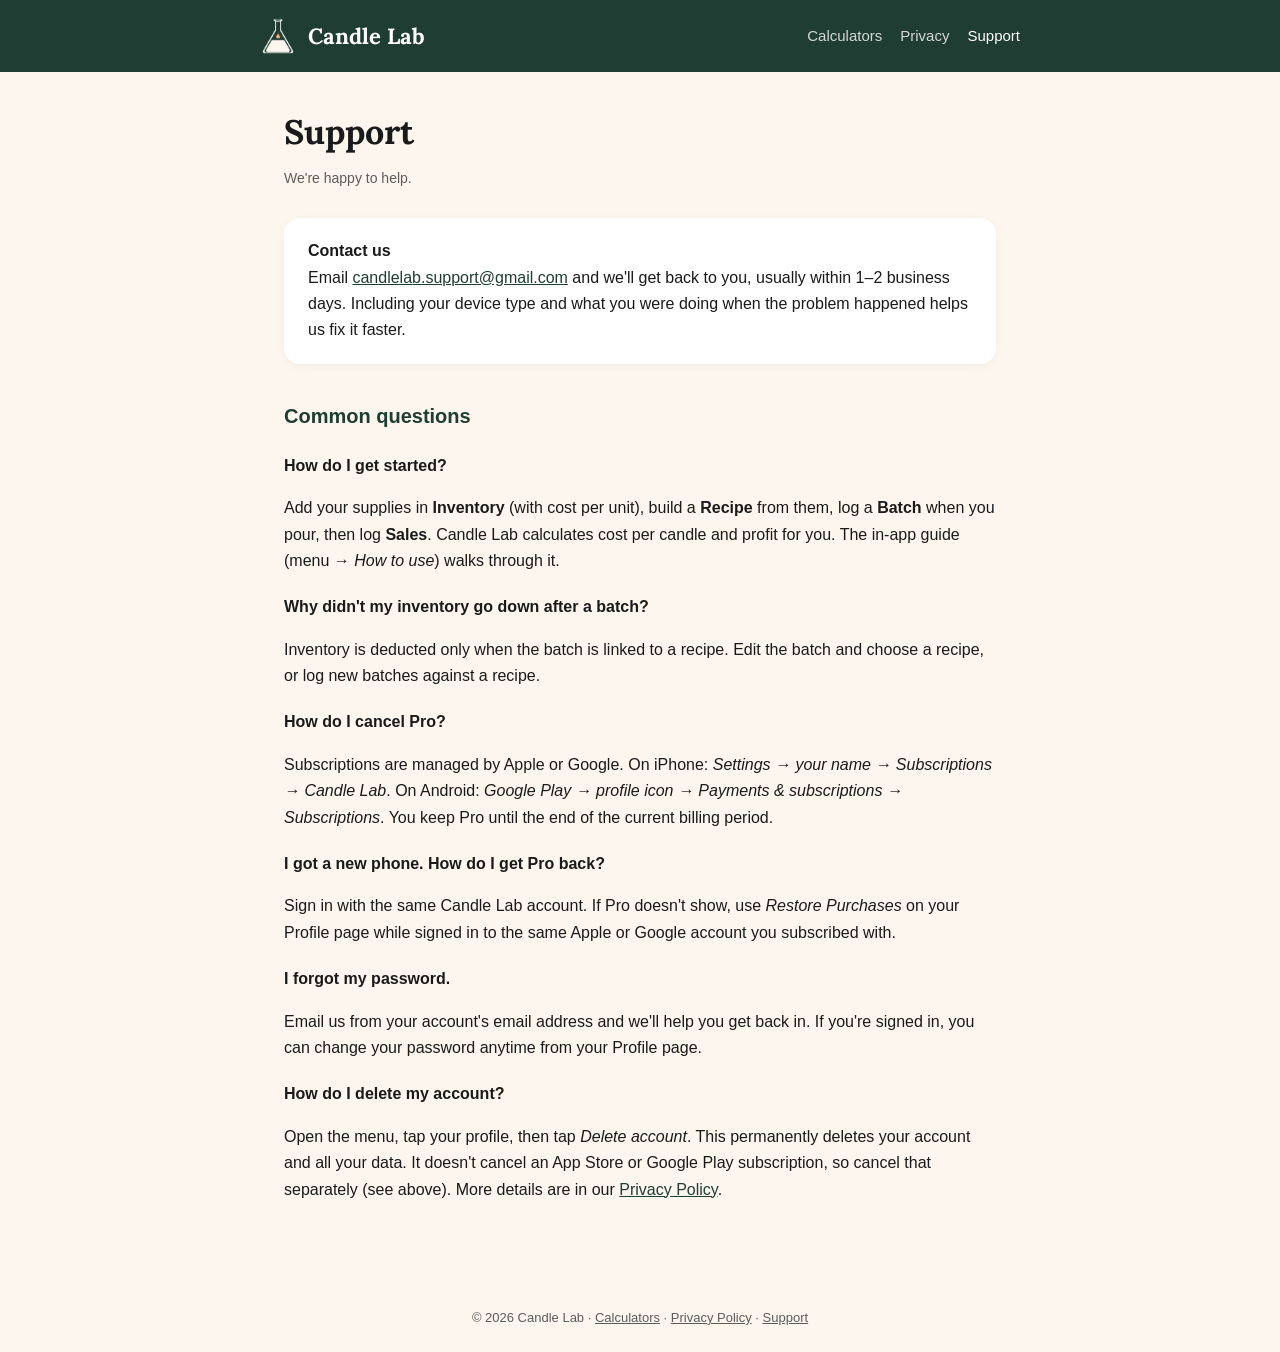
<file: support.html>
<!DOCTYPE html>
<html lang="en">
<head>
  <meta charset="utf-8">
  <meta name="viewport" content="width=device-width, initial-scale=1">
  <title>Support · Candle Lab</title>
  <link rel="icon" href="icon.png">
  <link rel="stylesheet" href="style.css?v=4">
</head>
<body>
  <header>
    <div class="inner">
      <img src="logo-mark.png" alt="">
      <a class="brand" href="./">Candle Lab</a>
      <nav>
        <a href="calculators.html">Calculators</a>
        <a href="privacy.html">Privacy</a>
        <a href="support.html" aria-current="page">Support</a>
      </nav>
    </div>
  </header>

  <main>
    <h1>Support</h1>
    <p class="updated">We're happy to help.</p>

    <div class="card">
      <strong>Contact us</strong><br>
      Email <a href="mailto:candlelab.support@gmail.com">candlelab.support@gmail.com</a> and we'll get back to you, usually within 1–2 business days. Including your device type and what you were doing when the problem happened helps us fix it faster.
    </div>

    <h2>Common questions</h2>

    <h3>How do I get started?</h3>
    <p>Add your supplies in <strong>Inventory</strong> (with cost per unit), build a <strong>Recipe</strong> from them, log a <strong>Batch</strong> when you pour, then log <strong>Sales</strong>. Candle Lab calculates cost per candle and profit for you. The in-app guide (menu → <em>How to use</em>) walks through it.</p>

    <h3>Why didn't my inventory go down after a batch?</h3>
    <p>Inventory is deducted only when the batch is linked to a recipe. Edit the batch and choose a recipe, or log new batches against a recipe.</p>

    <h3>How do I cancel Pro?</h3>
    <p>Subscriptions are managed by Apple or Google. On iPhone: <em>Settings → your name → Subscriptions → Candle Lab</em>. On Android: <em>Google Play → profile icon → Payments &amp; subscriptions → Subscriptions</em>. You keep Pro until the end of the current billing period.</p>

    <h3>I got a new phone. How do I get Pro back?</h3>
    <p>Sign in with the same Candle Lab account. If Pro doesn't show, use <em>Restore Purchases</em> on your Profile page while signed in to the same Apple or Google account you subscribed with.</p>

    <h3>I forgot my password.</h3>
    <p>Email us from your account's email address and we'll help you get back in. If you're signed in, you can change your password anytime from your Profile page.</p>

    <h3>How do I delete my account?</h3>
    <p>Open the menu, tap your profile, then tap <em>Delete account</em>. This permanently deletes your account and all your data. It doesn't cancel an App Store or Google Play subscription, so cancel that separately (see above). More details are in our <a href="privacy.html">Privacy Policy</a>.</p>
  </main>

  <footer>© 2026 Candle Lab · <a href="calculators.html">Calculators</a> · <a href="privacy.html">Privacy Policy</a> · <a href="support.html">Support</a></footer>
</body>
</html>
</file>
<file: style.css>
:root {
  --green: #1F3D32;
  --green-light: #F2F7F5;
  --cream: #FDF6EE;
  --flame: #F4823A;
  --text: #1A1A1A;
  --muted: #5C5C5C;
}

* { box-sizing: border-box; }

body {
  margin: 0;
  font-family: -apple-system, BlinkMacSystemFont, "Segoe UI", Roboto, Helvetica, Arial, sans-serif;
  background: var(--cream);
  color: var(--text);
  line-height: 1.65;
}

header {
  background: var(--green);
  color: #fff;
  padding: 18px 24px;
}
header .inner {
  max-width: 760px;
  margin: 0 auto;
  display: flex;
  align-items: center;
  gap: 12px;
  flex-wrap: wrap;
}
header img { width: 36px; height: 36px; }
header a.brand {
  color: #fff;
  text-decoration: none;
  font-family: Georgia, "Times New Roman", serif;
  font-weight: 700;
  font-size: 22px;
}
header nav { margin-left: auto; display: flex; gap: 18px; }
header nav a { color: rgba(255,255,255,0.8); text-decoration: none; font-size: 15px; }
header nav a:hover, header nav a[aria-current="page"] { color: #fff; }

main {
  max-width: 760px;
  margin: 0 auto;
  padding: 32px 24px 64px;
}

h1 {
  font-family: Georgia, "Times New Roman", serif;
  font-size: 34px;
  line-height: 1.2;
  margin: 8px 0 4px;
}
h2 { font-size: 20px; margin-top: 36px; color: var(--green); }
h3 { font-size: 16px; margin-top: 20px; }
.updated { color: var(--muted); font-size: 14px; margin-bottom: 28px; }
a { color: var(--green); }
ul { padding-left: 22px; }
li { margin: 6px 0; }

.card {
  background: #fff;
  border-radius: 16px;
  padding: 20px 24px;
  margin: 20px 0;
  box-shadow: 0 2px 10px rgba(0,0,0,0.04);
}
.callout {
  background: var(--green-light);
  border-left: 4px solid var(--green);
  border-radius: 8px;
  padding: 14px 18px;
  margin: 20px 0;
}

.hero { text-align: center; padding: 24px 0 8px; }
.hero img { width: 120px; height: 120px; border-radius: 27px; }
.hero p.tag { font-size: 19px; color: var(--muted); max-width: 520px; margin: 8px auto 0; }

footer {
  text-align: center;
  color: var(--muted);
  font-size: 13px;
  padding: 24px;
}
footer a { color: var(--muted); }

/* ---------- Lora (same heading font as the app, self-hosted) ---------- */
@font-face {
  font-family: "Lora";
  src: url("fonts/Lora-Bold.ttf") format("truetype");
  font-weight: 700;
  font-display: swap;
}
header a.brand, h1, .calc-card h2.card-title, .tool-card h3 {
  font-family: "Lora", Georgia, "Times New Roman", serif;
}

/* ---------- Calculators (mirrors app/calculators.tsx) ---------- */
:root {
  --green-mid: #305C49;
  --cream-dark: #F0EDE8;
  --gold: #FFD166;
  --sage: #5E9C7F;
  --cost: #E8B43A;
  --gray100: #F8F8F8;
  --gray300: #DDDDDD;
  --gray400: #BBBBBB;
  --gray500: #999999;
  --gray600: #666666;
  --gray700: #444444;
}

h1 .accent { color: var(--green); }
.subtitle { color: var(--gray500); margin: 2px 0 20px; font-size: 16px; }

.calc-tabs {
  display: flex; gap: 4px; padding: 4px;
  background: #fff; border-radius: 14px;
  box-shadow: 0 2px 10px rgba(0,0,0,0.05);
  margin-bottom: 14px;
}
.calc-tabs a {
  flex: 1; display: flex; align-items: center; justify-content: center; gap: 6px;
  padding: 10px 6px; border-radius: 10px;
  font-size: 14px; font-weight: 700; text-decoration: none; color: var(--gray500);
}
.calc-tabs a[aria-current="page"] { background: var(--green-light); color: var(--green); }
.dot { width: 8px; height: 8px; border-radius: 4px; display: inline-block; flex: none; }
.dot.wax { background: var(--sage); }
.dot.fragrance { background: var(--flame); }
.dot.cost { background: var(--cost); }

.calc-grid { display: grid; gap: 14px; }
@media (min-width: 720px) {
  .calc-grid { grid-template-columns: 1fr 1fr; align-items: start; }
  .calc-grid .result-card { position: sticky; top: 16px; }
}

.calc-card {
  background: #fff; border-radius: 16px; padding: 16px;
  box-shadow: 0 2px 10px rgba(0,0,0,0.05);
  display: grid; gap: 12px;
}
.card-head { display: flex; align-items: center; gap: 10px; }
.stripe { width: 4px; height: 20px; border-radius: 2px; }
.stripe.wax { background: var(--sage); }
.stripe.fragrance { background: var(--flame); }
.stripe.cost { background: var(--cost); }
.calc-card h2.card-title { font-size: 17px; margin: 0; color: var(--text); }

.field { display: grid; gap: 6px; }
.field label { font-size: 14px; font-weight: 600; color: var(--gray700); }
.input-wrap {
  display: flex; align-items: center;
  border: 1px solid var(--gray300); border-radius: 10px;
  background: var(--gray100); padding-right: 6px;
}
.input-wrap:focus-within { border-color: var(--green); background: #fff; }
.input-wrap input {
  flex: 1; min-width: 0; border: 0; background: transparent; outline: none;
  padding: 12px; font-size: 16px; color: var(--text); font-family: inherit;
}
.input-wrap input::placeholder { color: var(--gray400); }
.suffix { font-size: 14px; font-weight: 500; color: var(--gray500); padding: 0 6px; white-space: nowrap; }

.segment { display: flex; padding: 3px; border-radius: 10px; background: var(--gray100); }
.segment button {
  flex: 1; border: 0; background: transparent; cursor: pointer;
  padding: 8px; border-radius: 8px; font: inherit; font-size: 13px; font-weight: 700; color: var(--gray500);
}
.segment button[aria-pressed="true"] { background: #fff; color: var(--green); box-shadow: 0 1px 3px rgba(0,0,0,0.06); }

.result-card {
  background: var(--green); color: #fff; border-radius: 18px; padding: 20px;
  display: grid; gap: 8px;
}
.hero-label {
  color: rgba(255,255,255,0.65); font-size: 12px; font-weight: 700;
  text-transform: uppercase; letter-spacing: 0.8px;
}
.hero-value { font-size: 34px; font-weight: 800; letter-spacing: -1px; line-height: 1.15; }
.hero-sub { color: rgba(255,255,255,0.75); font-size: 14px; font-weight: 600; }
.divider { height: 1px; background: rgba(255,255,255,0.15); margin: 6px 0; }
.row { display: flex; justify-content: space-between; align-items: center; gap: 12px; }
.row span:first-child { color: rgba(255,255,255,0.7); font-size: 14px; }
.row span:last-child { font-size: 15px; font-weight: 700; }
.tiles { display: flex; gap: 10px; margin-top: 10px; }
.tile { flex: 1; border-radius: 12px; padding: 12px; background: rgba(255,255,255,0.12); }
.tile-label { color: rgba(255,255,255,0.7); font-size: 12px; font-weight: 600; }
.tile-value { font-size: 22px; font-weight: 800; margin-top: 2px; }
.tile-value.gold { color: var(--gold); }

.hint {
  background: var(--cream-dark); color: var(--gray600);
  border-radius: 12px; padding: 12px 14px; font-size: 14px; line-height: 1.5;
}

.app-cta {
  display: grid; grid-template-columns: 56px 1fr auto; align-items: center; gap: 14px;
  background: #fff; border: 1.5px solid var(--green); border-radius: 16px;
  padding: 16px; margin: 28px 0 8px;
}
.app-cta img { width: 56px; height: 56px; border-radius: 13px; flex: none; }
.app-cta strong { display: block; font-size: 16px; }
.app-cta span { color: var(--muted); font-size: 14px; line-height: 1.45; display: block; }
.app-cta .btn { margin-left: auto; flex: none; }
.btn {
  display: inline-block; background: var(--green); color: #fff; text-decoration: none;
  font-weight: 700; font-size: 14px; padding: 10px 16px; border-radius: 10px; white-space: nowrap;
}
.btn.soon { background: var(--cream-dark); color: var(--gray600); cursor: default; }
@media (max-width: 560px) {
  .app-cta { grid-template-columns: 56px 1fr; }
  .app-cta .btn { grid-column: 1 / -1; text-align: center; margin-left: 0; }
  main { padding-left: 16px; padding-right: 16px; }
  header nav { gap: 14px; }
  table.ref th, table.ref td { padding: 8px 10px; }
}

.tool-list { display: grid; gap: 14px; margin: 20px 0; }
.tool-card {
  display: flex; gap: 14px; align-items: flex-start;
  background: #fff; border-radius: 16px; padding: 18px 20px;
  box-shadow: 0 2px 10px rgba(0,0,0,0.05);
  text-decoration: none; color: var(--text);
  transition: transform .12s ease, box-shadow .12s ease;
}
.tool-card:hover { transform: translateY(-1px); box-shadow: 0 4px 16px rgba(0,0,0,0.08); }
.tool-card .stripe { height: 44px; margin-top: 2px; }
.tool-card h3 { margin: 0 0 2px; font-size: 18px; color: var(--green); }
.tool-card p { margin: 0; color: var(--muted); font-size: 15px; }

.faq h3 { color: var(--text); }
.faq p { margin-top: 4px; }
table.ref { width: 100%; border-collapse: collapse; background: #fff; border-radius: 12px; overflow: hidden; font-size: 15px; }
table.ref th, table.ref td { padding: 10px 14px; text-align: left; border-bottom: 1px solid var(--gray200, #F0F0F0); }
table.ref th { background: var(--green-light); color: var(--green); font-size: 13px; text-transform: uppercase; letter-spacing: .5px; }

.table-wrap { overflow-x: auto; border-radius: 12px; }
.calc-grid > * { min-width: 0; }
table.ref td { white-space: nowrap; }

/* Home page App Store button */
.hero .hero-btn {
  margin-top: 18px; padding: 13px 26px; font-size: 16px; border-radius: 12px;
  box-shadow: 0 2px 10px rgba(31,61,50,0.18);
}
.hero .hero-btn.soon { box-shadow: none; border: 1.5px solid var(--gray300); }
</file>
